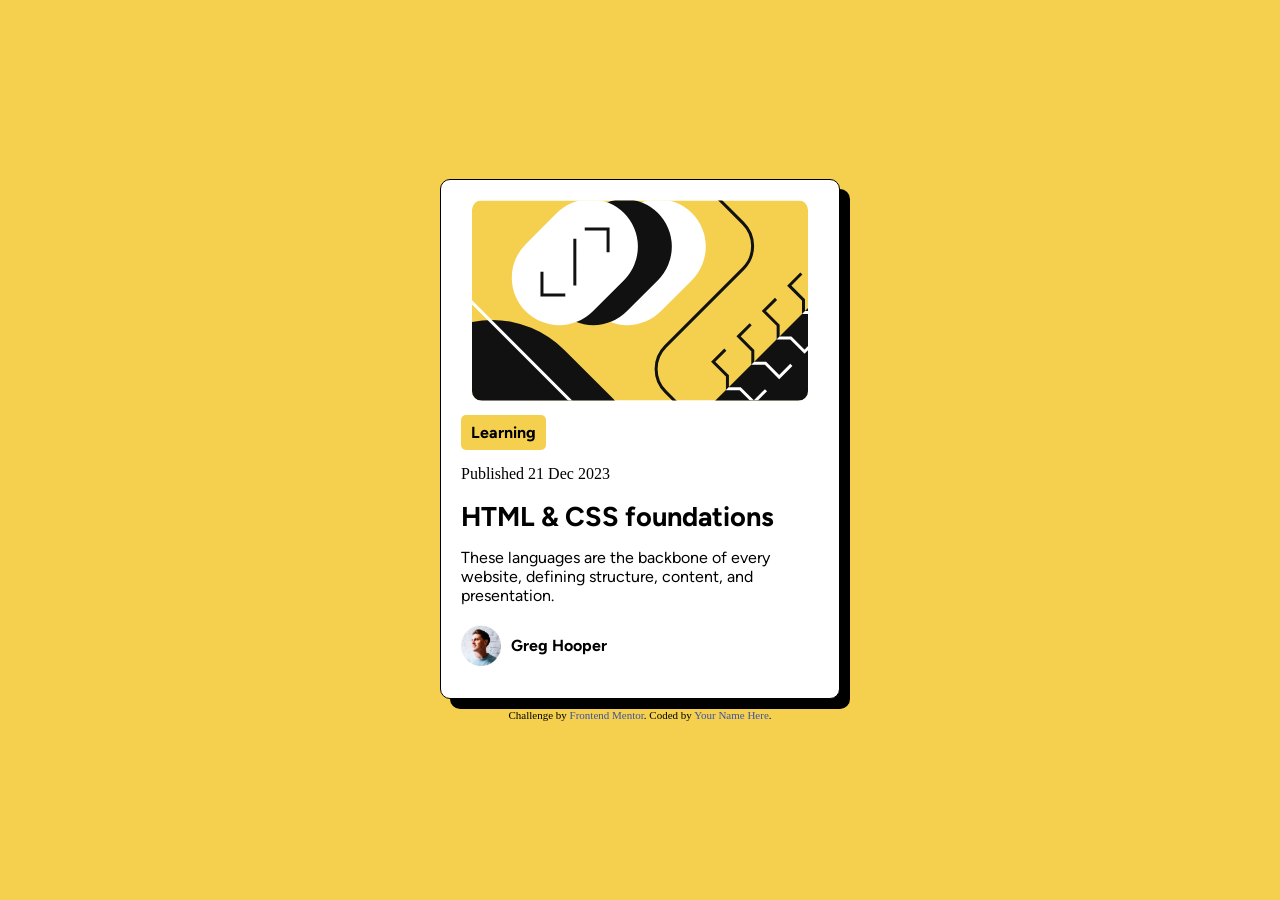
<file: Blog preview card-frontendmentor name temporary/index.html>
<!DOCTYPE html>
<html lang="en">
<head>
  <meta charset="UTF-8">
  <meta name="viewport" content="width=device-width, initial-scale=1.0">

  <link rel="icon" type="image/png" sizes="32x32" href="./assets/images/favicon-32x32.png">
  
  <title>Frontend Mentor | Blog preview card</title>

  <link rel="stylesheet" href="styles/style.css">
  <link rel="stylesheet" href="styles/responsive.css">

  <!-- Feel free to remove these styles or customise in your own stylesheet 👍 -->
  <style>
    .attribution { font-size: 11px; text-align: center; }
    .attribution a { color: hsl(228, 45%, 44%); }
  </style>
</head>

<body>
  <main>
    <div class="image">
      <img src="assets/images/illustration-article.svg" alt="">
    </div>

    <aside>
      <div class="tag">
        <p>Learning</p>
      </div>
      <time datetime="2023-12-21">Published 21 Dec 2023</time>
    </aside>

    <section>
      <h1><a href="#HTML & CSS foundations">HTML & CSS foundations</a></h1>

      <p>These languages are the backbone of every website, defining structure, content, and presentation.</p>
    </section>

    <article>
      <img src="assets/images/image-avatar.webp" alt="">
      <p><a href="#Greg Hooper profile"><strong>Greg Hooper</strong></a></p>
    </article>
  </main>
  

  <div class="attribution">
    Challenge by <a href="https://www.frontendmentor.io?ref=challenge" target="_blank">Frontend Mentor</a>. 
    Coded by <a href="#">Your Name Here</a>.
  </div>
</body>
</html>
</file>
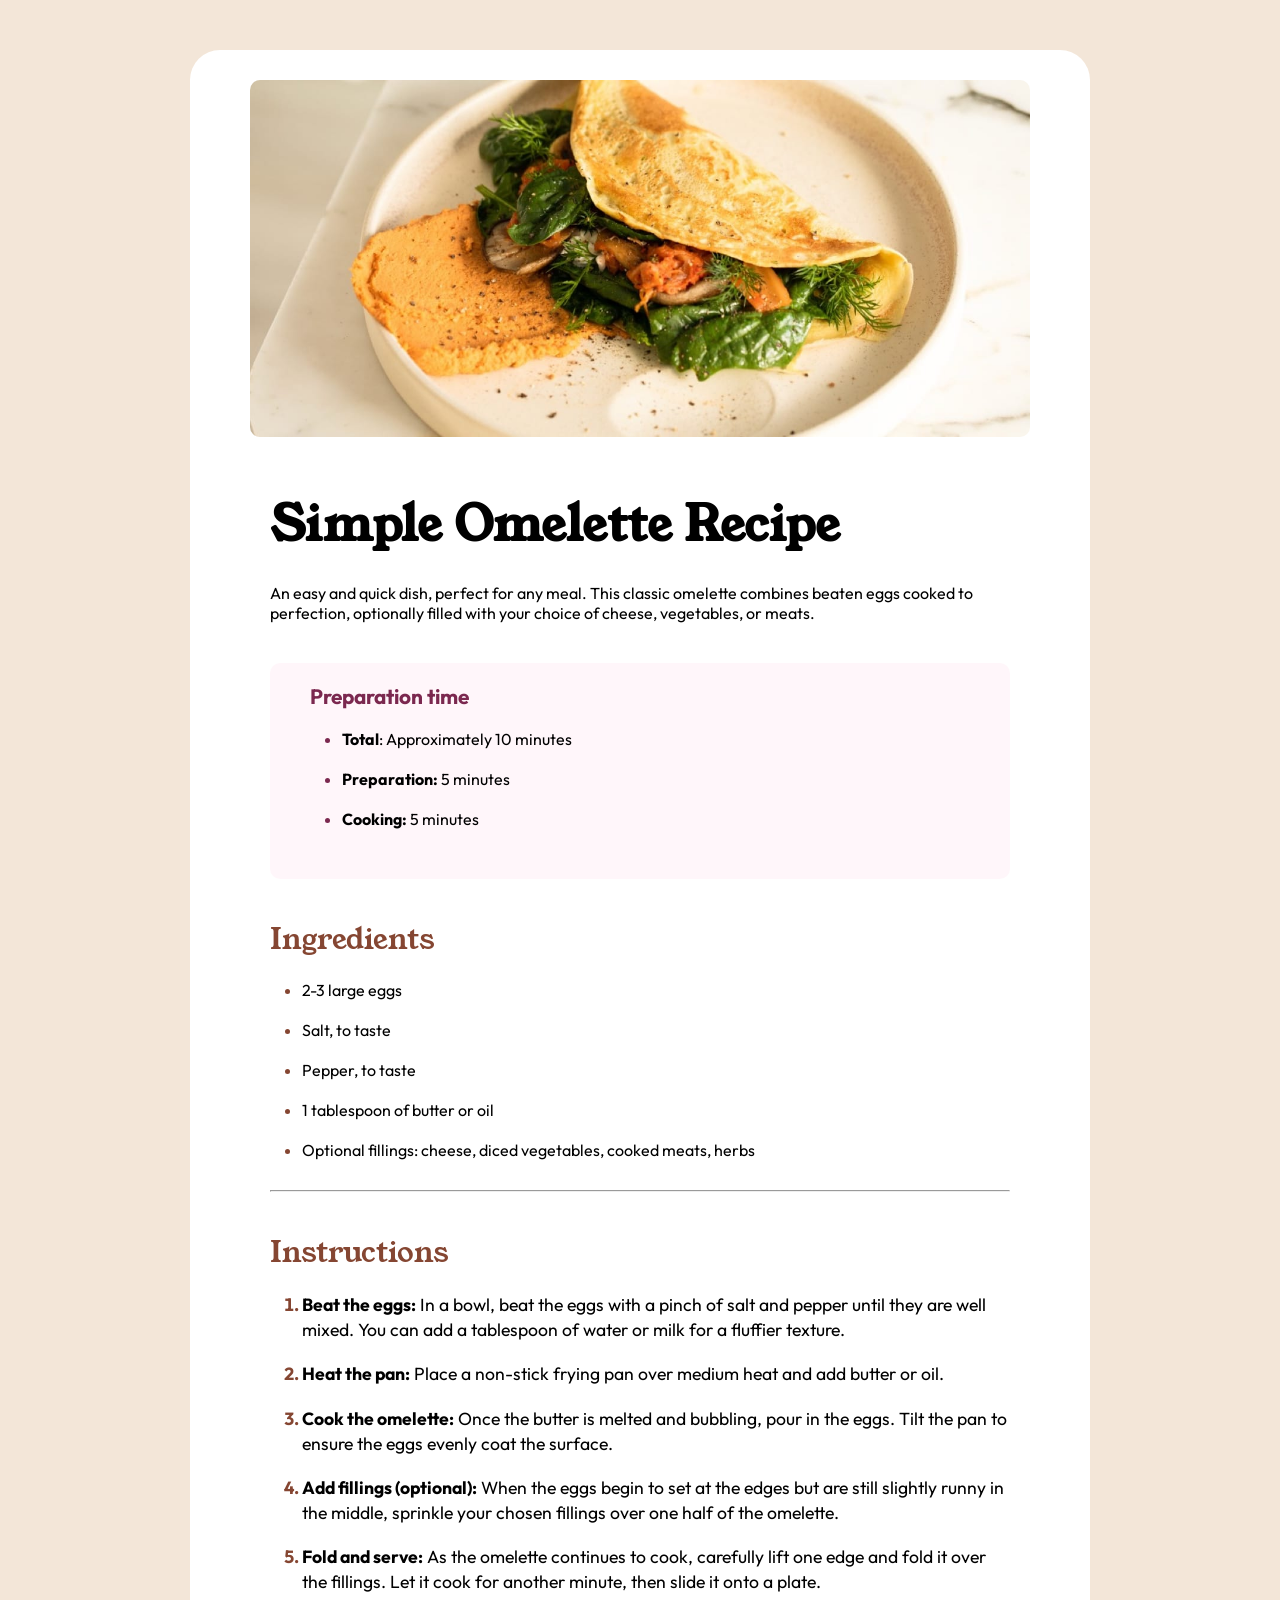
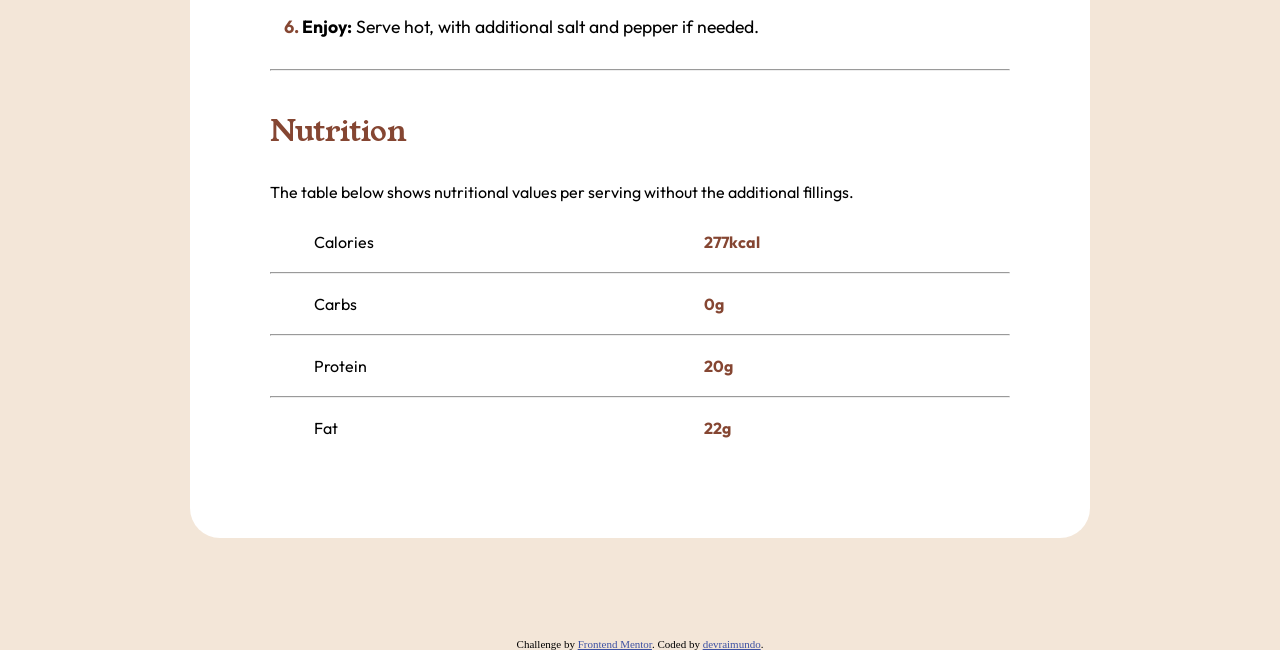
<file: Pagina de receita-frontendmentor/index.html>
<!DOCTYPE html>
<html lang="en">
<head>
  <meta charset="UTF-8">
  <meta name="viewport" content="width=device-width, initial-scale=1.0">
  <link rel="icon" type="image/png" sizes="32x32" href="./assets/images/favicon-32x32.png">
  <title>Frontend Mentor | Recipe page</title>

  <link rel="stylesheet" href="styles/style.css">
  <link rel="stylesheet" href="styles/responsive.css">


  <style>
    .attribution { font-size: 11px; text-align: center; }
    .attribution a { color: hsl(228, 45%, 44%); }
  </style>
</head>
<body>
  <main>
    <article>
        <img src="assets/images/image-omelette.jpeg" alt="Egg image">

        <section class="conteudo">
          <h1>Simple Omelette Recipe</h1>
          <p>
            An easy and quick dish, perfect for any meal. This classic omelette combines beaten eggs cooked
            to perfection, optionally filled with your choice of cheese, vegetables, or meats.
          </p>
            
          <aside class="preparation">
          <h3>Preparation time</h3>
          
          <ul>
            <li><strong>Total</strong>: Approximately 10 minutes</li>
            <li><strong>Preparation:</strong> 5 minutes</li>
            <li><strong>Cooking:</strong> 5 minutes</li>
          </ul>
                </aside>
            
                <section  class="ingredients">
          <h2>Ingredients</h2>
          <ul>
            <li>2-3 large eggs</li>
            <li>Salt, to taste</li>
            <li>Pepper, to taste</li>
            <li>1 tablespoon of butter or oil</li>
            <li>Optional fillings: cheese, diced vegetables, cooked meats, herbs</li>
          </ul>
                </section>
                <hr>
            
                <section  class="instructions">
          <h2>Instructions</h2>
          <ol>
            <li><strong>Beat the eggs:</strong> In a bowl, beat the eggs with a pinch of salt and pepper until they are well mixed.
            You can add a tablespoon of water or milk for a fluffier texture.</li>
            <li><strong>Heat the pan:</strong> Place a non-stick frying pan over medium heat and add butter or oil.</li>
            <li><strong>Cook the omelette:</strong> Once the butter is melted and bubbling, pour in the eggs. Tilt the pan to ensure
            the eggs evenly coat the surface.</li>
            <li><strong>Add fillings (optional):</strong> When the eggs begin to set at the edges but are still slightly runny in the
            middle, sprinkle your chosen fillings over one half of the omelette.</li>
            <li><strong>Fold and serve:</strong> As the omelette continues to cook, carefully lift one edge and fold it over the
            fillings. Let it cook for another minute, then slide it onto a plate.</li>
            <li><strong>Enjoy:</strong> Serve hot, with additional salt and pepper if needed.</li>
          </ol>
                </section>
                <hr>
            
                <section  class="nutrition">
          <h2>Nutrition</h2>
          <p>The table below shows nutritional values per serving without the additional fillings.</p>
          <ul class="list-nutri">
            <li>Calories</li>
            <li><strong><span>277kcal</span></strong></li>
          </ul>
          <hr>
          <ul class="list-nutri">
            <li>Carbs</li>
            <li><strong><span>0g</span></strong></li>
          </ul>
          <hr>
          <ul class="list-nutri">
            <li>Protein</li>
            <li><strong><span>20g</span></strong></li>
          </ul>
          <hr>
          <ul class="list-nutri">
            <li>Fat</li>
            <li><strong><span>22g</span></strong></li>
          </ul>
                </section>
        </section>
    </article>
  </main>
  
  <div class="attribution">
    Challenge by <a href="https://www.frontendmentor.io?ref=challenge" target="_blank">Frontend Mentor</a>. 
    Coded by <a href="https://github.com/devraimundo" target="_blank">devraimundo</a>.
  </div>
</body>
</html>
</file>
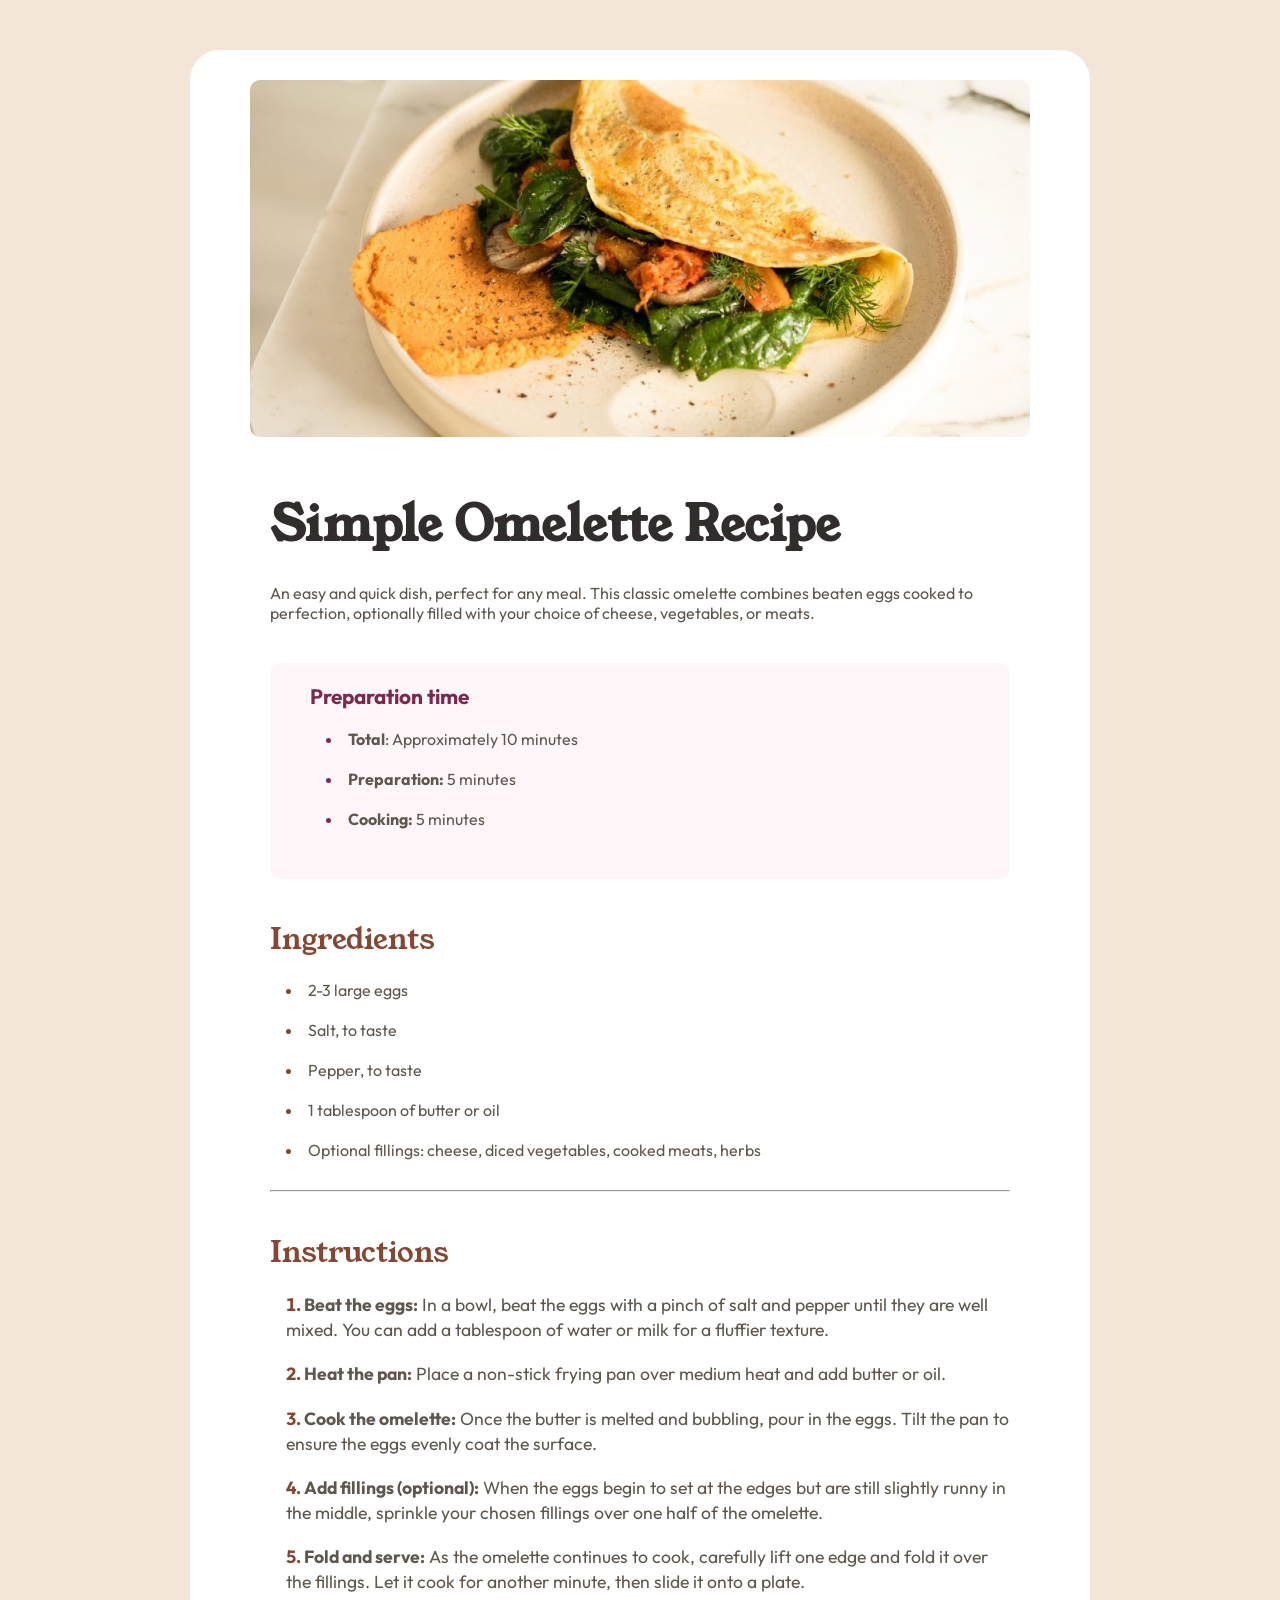
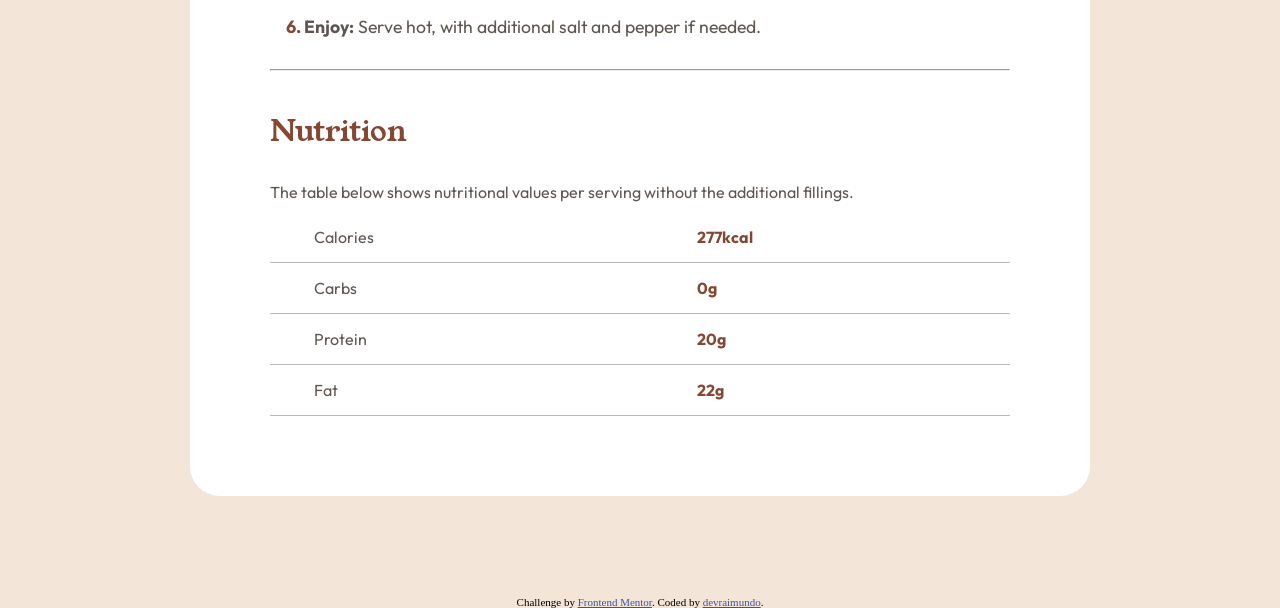
<file: Recipe page-frontendmentor/index.html>
<!DOCTYPE html>
<html lang="en">
<head>
  <meta charset="UTF-8">
  <meta name="viewport" content="width=device-width, initial-scale=1.0">
  <link rel="icon" type="image/png" sizes="32x32" href="./assets/images/favicon-32x32.png">
  <title>Frontend Mentor | Recipe page</title>

  <link rel="stylesheet" href="styles/style.css">
  <link rel="stylesheet" href="styles/responsive.css">

  <style>
    .attribution { font-size: 11px; text-align: center; }
    .attribution a { color: hsl(228, 45%, 44%); }
  </style>
</head>

<body>
  <main>
    <article>
        <img src="assets/images/image-omelette.jpeg" alt="Egg image">

        <section class="conteudo">
          <h1>Simple Omelette Recipe</h1>
          <p>
            An easy and quick dish, perfect for any meal. This classic omelette combines beaten eggs cooked
            to perfection, optionally filled with your choice of cheese, vegetables, or meats.
          </p>
            
          <div class="preparation">
            <h2>Preparation time</h2>
            
            <ul>
              <li><strong>Total</strong>: Approximately 10 minutes</li>

              <li><strong>Preparation:</strong> 5 minutes</li>

              <li><strong>Cooking:</strong> 5 minutes</li>
            </ul>
          </div>
            
          <section  class="ingredients">
            <h2>Ingredients</h2>

            <ul>
              <li>2-3 large eggs</li>

              <li>Salt, to taste</li>

              <li>Pepper, to taste</li>

              <li>1 tablespoon of butter or oil</li>
              
              <li>Optional fillings: cheese, diced vegetables, cooked meats, herbs</li>
            </ul>
          </section>
          <hr>
            
          <section  class="instructions">
            <h2>Instructions</h2>

            <ol>
              <li><strong>Beat the eggs:</strong> In a bowl, beat the eggs with a pinch of salt and pepper until they are well mixed.
              You can add a tablespoon of water or milk for a fluffier texture.</li>

              <li><strong>Heat the pan:</strong> Place a non-stick frying pan over medium heat and add butter or oil.</li>

              <li><strong>Cook the omelette:</strong> Once the butter is melted and bubbling, pour in the eggs. Tilt the pan to ensure
              the eggs evenly coat the surface.</li>

              <li><strong>Add fillings (optional):</strong> When the eggs begin to set at the edges but are still slightly runny in the
              middle, sprinkle your chosen fillings over one half of the omelette.</li>

              <li><strong>Fold and serve:</strong> As the omelette continues to cook, carefully lift one edge and fold it over the
              fillings. Let it cook for another minute, then slide it onto a plate.</li>

              <li><strong>Enjoy:</strong> Serve hot, with additional salt and pepper if needed.</li>
            </ol>
          </section>
          <hr>
            
          <section  class="nutrition">
            <h2>Nutrition</h2>
            <p>The table below shows nutritional values per serving without the additional fillings.</p>

            <table>
              <tr>
                <td>Calories</td>
                <td><strong><span>277kcal</span></strong></td>
              </tr>
              
              <tr>
                <td>Carbs</td>
                <td><strong><span>0g</span></strong></td>
              </tr>

              <tr>
                <td>Protein</td>
                <td><strong><span>20g</span></strong></td>
              </tr>

              <tr>
                <td>Fat</td>
                <td><strong><span>22g</span></strong></td>
              </tr>
            </table>
          </section>

        </section>
    </article>
  </main>
  
  <div class="attribution">
    Challenge by <a href="https://www.frontendmentor.io?ref=challenge" target="_blank">Frontend Mentor</a>. 
    Coded by <a href="https://github.com/devraimundo" target="_blank">devraimundo</a>.
  </div>
</body>
</html>
</file>
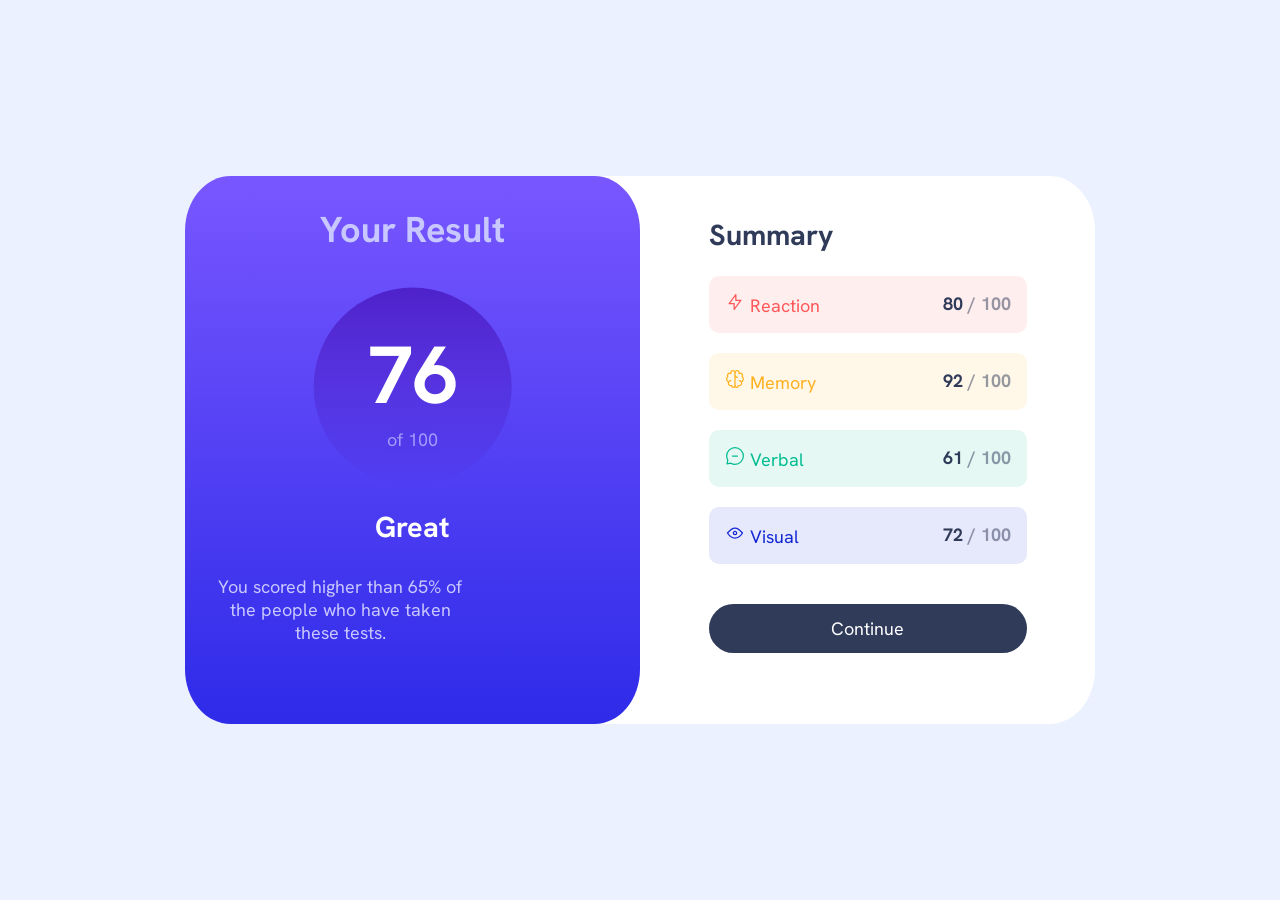
<file: Results summary component-frontendmentor/index.html>
<!DOCTYPE html>
<html lang="en">
<head>
  <meta charset="UTF-8">
  <meta name="viewport" content="width=device-width, initial-scale=1.0">

  <link rel="icon" type="image/png" sizes="32x32" href="./assets/images/favicon-32x32.png">
  
  <title>Frontend Mentor | Results summary component</title>

  <link rel="stylesheet" href="styles/style.css">
  <link rel="stylesheet" href="styles/responsive.css">

  <style>
    .attribution { font-size: 11px; text-align: center; }
    .attribution a { color: hsl(228, 45%, 44%); }
  </style>
</head>

<body>
  <main>
    <section class="result">
      <h1>Your Result</h1>

      <div class="result_score">
        <span>76</span>
        <p>of 100</p>
      </div>

      <div class="result_text">
        <h2>Great</h2>
        <p>You scored higher than 65% of the people who have taken these tests.</p>
      </div>
    </section>

    <section class="summary">
      <h2>Summary</h2>

      <div class="summary_reaction">
        <p><span><img src="assets/images/icon-reaction.svg" alt=""> Reaction</span></p>
        <p><strong>80 <span class="span_opacity">/ 100</span></strong></p>
      </div>

      <div class="summary_memory">
        <p><span><img src="assets/images/icon-memory.svg" alt=""> Memory</span></p>
        <p><strong>92 <span class="span_opacity">/ 100</span></strong></p>
      </div>

      <div class="summary_verbal">
        <p><span><img src="assets/images/icon-verbal.svg" alt=""> Verbal</span></p>
        <p><strong>61 <span class="span_opacity">/ 100</span></strong></p>
      </div>

      <div class="summary_visual">
        <p><span><img src="assets/images/icon-visual.svg" alt=""> Visual</span></p>
        <p><strong>72 <span class="span_opacity">/ 100</span></strong></p>
      </div>

      <a href="#Continue">Continue</a>
    </section>
  </main>
  
  <!-- <div class="attribution">
    Challenge by <a href="https://www.frontendmentor.io?ref=challenge" target="_blank">Frontend Mentor</a>. 
    Coded by <a href="https://github.com/devraimundo">devraimundo</a>.
  </div> -->
</body>
</html>
</file>
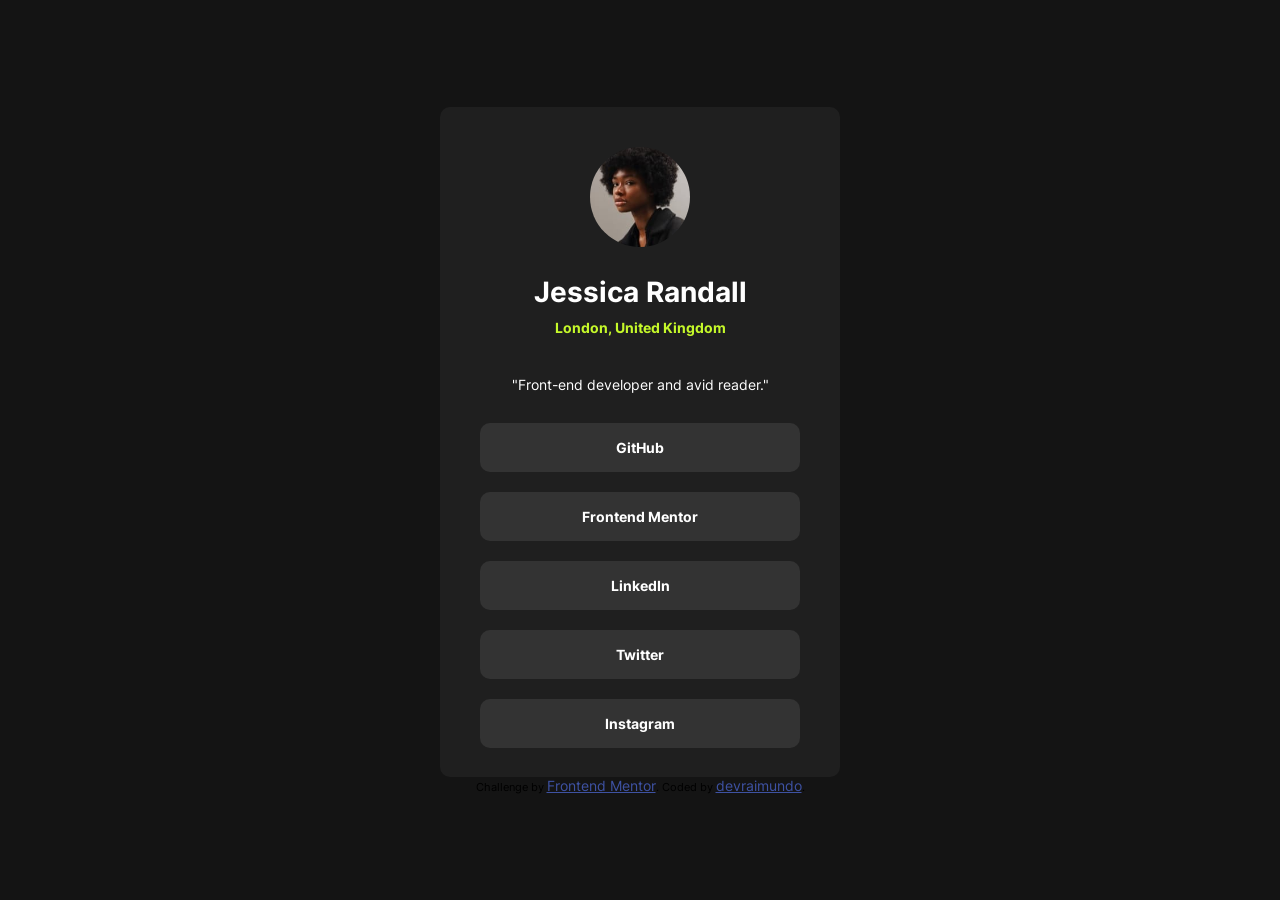
<file: Social links profile-frontendmentor/index.html>
<!DOCTYPE html>
<html lang="en">
<head>
  <meta charset="UTF-8">
  <meta name="viewport" content="width=device-width, initial-scale=1.0">
  <link rel="icon" type="image/png" sizes="32x32" href="./assets/images/favicon-32x32.png">
  
  <title>Frontend Mentor | Social links profile</title>

  <link rel="stylesheet" href="styles/style.css">
  <link rel="stylesheet" href="styles/responsive.css">

  <style>
    .attribution { font-size: 11px; text-align: center; }
    .attribution a { color: hsl(228, 45%, 44%); }
  </style>
</head>

<body>
  <main>
    <article>
      <header>
        <img src="assets/images/avatar-jessica.jpeg" alt="">

          <h1>Jessica Randall</h1>
          <p><strong><span>London, United Kingdom</span></strong></p>
        </header>

      <p>"Front-end developer and avid reader."</p>

      <ul>
        <li><a href="#GitHub" class="link">GitHub</a></li>
        <li><a href="#Frontend Mentor" class="link">Frontend Mentor</a></li>
        <li><a href="#Linkedin" class="link">LinkedIn</a></li>
        <li><a href="#Twitter" class="link">Twitter</a></li>
        <li><a href="#Instagram" class="link">Instagram</a></li>
      </ul>
    </article>
  </main>

  <div class="attribution">
    Challenge by <a href="https://www.frontendmentor.io?ref=challenge" target="_blank">Frontend Mentor</a>. 
    Coded by <a href="https://github.com/devraimundo" target="_blank">devraimundo</a>.
  </div>
</body>
</html>
</file>
<file: Blog preview card-frontendmentor name temporary/styles/style.css>
@charset "UTF-8";

*{
    margin: 0;
    padding: 0;
    box-sizing: border-box;
}

@font-face {
    font-family: Figtree;
    src: url(../assets/fonts/Figtree-VariableFont_wght.ttf);
}

:root{
    --Yellow: hsl(47, 88%, 63%);
    --White: hsl(0, 0%, 100%);
    --Gray-500: hsl(0, 0%, 42%);
    --Gray-950: hsl(0, 0%, 7%);
}

h1, p, span{
    font-family: Figtree;
}

body{
    background-color: var(--Yellow);
    display: flex;
    flex-flow: column;
    align-items: center;
    justify-content: center;

    height: 100vh;
}

a{
    text-decoration: none;
}

main{
    background-color: white;
    border: 1px solid black;
    box-shadow: 10px 10px 0px black;
    padding: 20px;
    border-radius: 10px;

    max-width: 400px;
    height: 520px;

    h1, p{
        text-align: left;
    }

    .image{
        text-align: center;
        img{
            border-radius: 10px;
            margin-bottom: 10px;
        }
    }

    aside{
        .tag{
            background-color: var(--Yellow);
            padding: 8px 10px;
            font-weight: bold;

            width: 85px;
            height: 35px;
            border-radius: 5px;
        }

        time{
            display: inline-block;
            margin: 15px 0 17px 0;
        }
    }

    section{
        h1{
            font-size: 1.7rem;

            a{
                color: black;

                &:hover{
                    color: var(--Yellow);
                }
            }
            
        }

        p{
            margin: 15px 0 20px 0;
        }
    }

    article{
        display: flex;
        align-items: center;

        img{
            width: 40px;
        }

        p{
            padding-left: 10px;

            a{
                color: black;

                &:hover{
                    color: var(--Yellow);
                }
            }
        }
    }

    margin-bottom: 10px;
}
</file>
<file: Blog preview card-frontendmentor name temporary/styles/responsive.css>
@media (max-width: 470px){
    main{
        max-width: 90%;
        margin-right: 6px;

        .image{
            text-align: center;
            img{
                width: 100%;

                border-radius: 10px;
                margin-bottom: 10px;
            }
        }
    }
}
</file>
<file: Pagina de receita-frontendmentor/styles/style.css>
@charset "UTF-8";

@import url('https://fonts.googleapis.com/css2?family=Outfit:wght@100..900&display=swap');
@import url('https://fonts.googleapis.com/css2?family=Young+Serif&display=swap');

/* Estilização global */
*{
    margin: 0;
    padding: 0;
    box-sizing: border-box;

    h3, p, ul, ol, li, span{
        font-family: Outfit;
    }

    h1, h2{
        font-family: Young Serif;
    }
}

:root{
    --color-1: hsl(14, 45%, 36%);
    --color-2: hsl(332, 51%, 32%);

    --bg-main: hsl(30, 54%, 90%);
}

body{
    background-color: hsl(30, 54%, 90%);
} 

h1{
    font-size: 3rem;
    padding-bottom: .3em;
}

h2{
    color: var(--color-1);
    font-weight: 500;
    font-size: 1.8rem;

    padding: 40px 0 20px 0;
    
}

h3{
    color: var(--color-2);
    padding: 10px 0 10px 0;
}

ul, ol{
    margin-bottom: 10px;
    margin-left: 2em;

    li{
        padding-bottom: 20px;
    }

    li::marker{
        color: var(--color-1);
        font-weight: bold;
    }
}

span{
    color: var(--color-1);
}

p{
    padding: 10px 0 10px 0;
}

/* Estilização article */
article{
    background-color: white;
    border-radius: 30px;
    padding: 60px;
    padding-top: 30px;

    max-width: 50%;
    margin: auto;
    margin-top: 50px;
    margin-bottom: 100px;

    
    img{
        width: 100%;
        margin-bottom: 30px;
        border-radius: 10px;
    }

    aside{
        background-color: hsla(332, 100%, 50%, 0.034);
        padding: 10px 0 30px 40px;
        text-align: start;
        border-radius: 10px;

        margin-top: 30px;

        h3{
            font-size: 1.3rem;
        }


        ul{
            padding: 0;

            li{
                padding: 10px 0 10px 0;

                &::marker{
                    color: var(--color-2);
                }
            }
        }
    }

    .instructions{
        li{
            font-size: 1.1rem;
            line-height: 1.4em;
        }
    }

    .nutrition{
        .list-nutri{
            list-style: none;
            margin: 0;
            display: flex;
            justify-content: space-around;
            padding: 20px 0 0 0;

            li, span{
                flex: 1;
                text-align: start;
                padding-left: 6%;
            }

        }
    }
    
}
</file>
<file: Pagina de receita-frontendmentor/styles/responsive.css>
@charset "UTF-8";

/* Estilização global */
*{
    margin: 0;
    padding: 0;
    box-sizing: border-box;
}

@media screen and (min-width: 320px) and (max-width: 700px){
    article{
        min-width: 100%;
        border-radius: 0;

        padding: 0;
        margin: 0;

        .conteudo{
            padding: 30px;

            h1{
                font-size: 3rem;
            }
        }

        img{
            width: 100%;
            border-radius: 0;
        }
    }
}

@media screen and (min-width: 700px) and (max-width: 1000px){
    article{
        min-width: 80%;
        margin: auto;
        padding: 0;
        
        .conteudo{
            padding: 50px;

            h1{
                font-size: 3rem;
            }
        }
        
        img{
            width: 100%;
            border-radius: 0;
            margin-bottom: 0;
        }
    }
}

@media screen and (min-width: 1000px) and (max-width: 1500px){
    article{
        max-width: 900px;

        .conteudo{
            padding: 20px;
            img{
                width: 100%;
                margin-bottom: 30px;
                border-radius: 10px;
            }
        }
    }
}

@media screen and (min-width: 2000px){
    article{
        max-width: 50%;
    }
}
</file>
<file: Recipe page-frontendmentor/styles/style.css>
@charset "UTF-8";

@import url('https://fonts.googleapis.com/css2?family=Outfit:wght@100..900&display=swap');
@import url('https://fonts.googleapis.com/css2?family=Young+Serif&display=swap');

/* global styling */
*{
    margin: 0;
    padding: 0;
    box-sizing: border-box;

    p, ul, ol, li, span, tr{
        font-family: Outfit;
    }

    h1, h2{
        font-family: Young Serif;
    }
}

:root{
    --color-1: hsl(14, 45%, 36%);
    --color-2: hsl(332, 51%, 32%);
    --color-3: hsl(24, 5%, 18%);
    --color-4: hsl(30, 10%, 34%);

    --bg-main: hsl(30, 54%, 90%);
}

body{
    background-color: hsl(30, 54%, 90%);
} 

h1{
    font-size: 3rem;
    padding-bottom: .3em;
    color: var(--color-3);

}
h2{
    color: var(--color-1);
    font-weight: 500;
    font-size: 1.8rem;

    padding: 40px 0 20px 0;
    
}

ul, ol{
    margin-bottom: 10px;
    margin-left: 1em;
    color: var(--color-4);

    li{
        padding-bottom: 20px;
        list-style-position: inside;

        &::marker{
            color: var(--color-1);
            font-weight: bold;

        }
    }
}

span{
    color: var(--color-1);
}

p{
    padding: 10px 0 10px 0;
    color: var(--color-4);
}

tr{
    color: var(--color-4);
}

/* article styling */
article{
    background-color: white;
    border-radius: 30px;
    padding: 60px;
    padding-top: 30px;

    max-width: min(50%, 70rem);
    margin: auto;
    margin-top: 50px;
    margin-bottom: 100px;

    img{
        width: 100%;
        margin-bottom: 30px;
        border-radius: 10px;
    }

    .preparation{
        background-color: hsla(332, 100%, 50%, 0.034);
        padding: 10px 0 30px 40px;
        border-radius: 10px;

        margin-top: 30px;

        h2{
            color: var(--color-2);
            font-size: 1.3rem;
            font-family: Outfit;
            font-weight: bold;

            padding: 10px 0 10px 0;
        }

        ul{
            li{
                padding: 10px 0 10px 0;

                &::marker{
                    color: var(--color-2);
                }
            }
        }
    }

    .instructions{
        li{
            font-size: 1.1rem;
            line-height: 1.4em;
        }
    }

    .nutrition{
        table{
            width: 100%;
            border-collapse: collapse;
            
            tr {
                border-bottom: .1px solid rgb(184, 184, 184);

                td {
                    padding: 15px 0;
                    padding-left: 6%;
                }
            }
        }
    }    
}
</file>
<file: Recipe page-frontendmentor/styles/responsive.css>
@charset "UTF-8";

/* Estilização global */
*{
    margin: 0;
    padding: 0;
    box-sizing: border-box;
}

@media screen and (max-width: 700px){
    article{
        min-width: 100%;
        border-radius: 0;

        padding: 0;
        margin: 0;

        .conteudo{
            padding: 30px;

            h1{
                font-size: clamp(2rem, 8vw, 3rem);
            }
        }

        img{
            width: 100%;
            border-radius: 0;
        }

        aside{
            padding: 10px 0 30px 20px;
        }
    }
}

@media screen and (min-width: 700px) and (max-width: 1000px){
    article{
        min-width: 80%;
        margin: auto;
        padding: 0;
        
        .conteudo{
            padding: 50px;
        }
        
        img{
            width: 100%;
            border-radius: 0;
            margin-bottom: 0;
        }
    }
}

@media screen and (min-width: 1000px) and (max-width: 1500px){
    article{
        max-width: 900px;

        .conteudo{
            padding: 20px;
            
            img{
                width: 100%;
                margin-bottom: 30px;
                border-radius: 10px;
            }
        }
    }
}
</file>
<file: Results summary component-frontendmentor/styles/style.css>
@charset "UTF-8";
@font-face {
    font-family: HankenGrotesk;
    src: url(../assets/fonts/HankenGrotesk-VariableFont_wght.ttf);
}

html{
    font-size: 18px;
}

*{
    margin: 0;
    padding: 0;
    box-sizing: border-box;
    font-family: HankenGrotesk;
}

:root{
    /* Primary */
    --light-red: hsl(0, 100%, 67%);
    --orangey-yellow: hsl(39, 100%, 56%);
    --green-teal: hsl(166, 100%, 37%);
    --cobalt-blue: hsl(234, 85%, 45%);
    
    /* Gradients */
    --light-slate-blue-background: hsl(252, 100%, 67%);
    --light-royal-blue-background: hsl(241, 81%, 54%);
    --violet-blue-circle: hsla(256, 72%, 46%, 1);
    --persian-blue-circle: hsla(241, 72%, 46%, 0);

    /* Neutral */
    --pale-blue: hsl(221, 100%, 96%);
    --light-lavender: hsl(241, 100%, 89%);
    --dark-gray-blue: hsl(224, 30%, 27%);
}

body{
    background-color: var(--pale-blue);
    height: 100vh;
    
    display: flex;
    justify-content: center;
    align-items: center;
}

main{
    display: flex;
    flex-flow: row;

    background-color: white;
    max-width: 910px;
    border-radius: 10%;

    .result{
        background-image: linear-gradient(var(--light-slate-blue-background), var(--light-royal-blue-background));
        color: white;
        text-align: center;

        width: 460px;
        border-radius: 10%;
        
        padding: 30px;

        h1{
            font-size: min(2rem, 2.4rem);
            color: var(--light-lavender);
        }

        p{

            color: var(--light-lavender);
        }

        .result_score{
            margin-top: 30px;
            margin-bottom: 1em;

            span{
                font-weight: bold;
                font-size: 4.5rem;
            }

            p{
                opacity: 70%;
            }

            background-image: linear-gradient(var(--violet-blue-circle), var(--persian-blue-circle));
            clip-path: circle(5.5rem);
            padding: 39px;
        }

        .result_text{
            margin: 10px 0 50px 0;

            h2{
                font-size: 1.6rem;
                margin-bottom: 1em;
            }

            p{
                justify-self: center;
                width: 250px;
            }
        }
    }

    .summary{
        display: flex;
        flex-flow: column;

        background-color: white;
        width: 460px;
        border-radius: 10%;

        h2{
            font-size: 1.6rem;
            margin: 40px 0 12px 15%;

            color: var(--dark-gray-blue);
        }

        div{
            display: flex;
            justify-content: space-between;

            border-radius: 10px;
            padding: 16px;
            width: 70%;
            margin: 10px auto;

            p{
                font-size: 1rem;
                color: var(--dark-gray-blue);
            }
        }

        a{
            background-color: var(--dark-gray-blue);
            color: white;
            padding: 13px;
            border-radius: 50px;
            text-align: center;
            text-decoration: none;

            width: 70%;
            align-self: center;
            margin-top: 30px;

            &:hover{
                background-image: linear-gradient(var(--light-slate-blue-background), var(--light-royal-blue-background));
            }
        }

        .summary_reaction{
            background-color: color-mix(in hsl, var(--light-red), transparent 90%);
            
            span{
                color: var(--light-red);
            }
            .span_opacity{
                color: var(--dark-gray-blue);
                opacity: 50%;
            }
        }

        .summary_memory{
            background-color: color-mix(in hsl, var(--orangey-yellow), transparent 90%);

            span{
                color: var(--orangey-yellow);
            }
            .span_opacity{
                color: var(--dark-gray-blue);
                opacity: 50%;
            }
        }

        .summary_verbal{
            background-color: color-mix(in hsl, var(--green-teal), transparent 90%);

            span{
                color: var(--green-teal);
            }
            .span_opacity{
                color: var(--dark-gray-blue);
                opacity: 50%;
            }
        }

        .summary_visual{
           background-color: color-mix(in hsl, var(--cobalt-blue), transparent 90%);

            span{
                color: var(--cobalt-blue);
            }
            .span_opacity{
                color: var(--dark-gray-blue);
                opacity: 50%;
            }
        }
    }
}
</file>
<file: Results summary component-frontendmentor/styles/responsive.css>
@charset "UTF-8";

@media (max-width: 620px){
    body{
        align-items: start;
    }

    main{
        flex-direction: column;
        max-width: 100%;
        min-height: 100vh;
        border-radius: 0;

        .result{
            width: 100vw;
            padding: 30px;
            border-radius: 0 0 50.5px 50px;
            
            h1{
                font-size: 2rem;
                color: var(--light-lavender);
                margin-bottom: 20px;
            }

            .result_score{
                margin: 10px 0;
            }

            .result_text{
                margin: 0;

                h2{
                    font-size: 1.9rem;
                    margin-bottom: .3em;
                    margin: .7em 0 .5em 0;
                }

                p{
                    font-size: 1rem;
                    width: 90%;
                }
            }
        }

        .summary{
            width: 100vw;
            border-radius: 0;

            h2{
                font-size: 1.2rem;
                margin: 25px 0 12px 7%;
            }

            div{
                border-radius: 10px;
                padding: min(12px, 16px);
                width: 85%;

                p{
                    font-size: 1rem;
                }
            }

            a{
                width: 85%;
                margin: 20px 0;
            }
        }
    }
}

@media (min-width: 620px) and (max-width: 1050px) {
    body{
        align-items: center;
    }
    
    main{
        flex-direction: column;
        place-items: center;

        border-radius: 10%;

        .result{
            width: min(80vw, 650px);
            padding: 30px;
            border-radius: 10%;

            h1{
                font-size: 2.2rem;
            }

            .result_text{
                margin: 0;

                h2{
                    font-size: 2rem;
                    margin: .7em 0 .6em 0;
                }

                p{
                    font-size: 1.1rem;
                    width: 70%;
                }
            }
        }

        .summary{
            width: min(80vw, 650px);

            h2{
                font-size: 1.8rem;
                margin: 30px 0 12px 10%;
            }

            div{
                border-radius: 10px;
                padding: 18px;
                width: 80%;

                p{
                    font-size: 1.2rem;
                }
            }

            a{
                font-size: 1.3rem;
                width: 75%;
                padding: 18px;
                
                margin: 30px 0 50px 0;
            }
        }
    }
}
</file>
<file: Social links profile-frontendmentor/styles/style.css>
@charset "UTF-8";

@font-face {
    font-family: Inter;
    src: url(../assets/fonts/Inter-VariableFont_slnt\,wght.ttf);
}
@import url(../assets/fonts/static/Inter-Bold.ttf);

*{
    margin: 0;
    padding: 0;
    box-sizing: border-box;

    font-size: 14px;
    font-family: Inter;
}

:root{
    --green: hsl(75, 94%, 57%);
    --grey-700: hsl(0, 0%, 20%);
    --grey-800: hsl(0, 0%, 12%);
    --grey-900: hsl(0, 0%, 8%);
}

h1, p, a{
    color: white;

    span{
        color: var(--green);
        font-weight: bold;
    }
}

body {
    background-color: var(--grey-900);

    display: flex;
    flex-flow: column wrap;
    align-items: center;
    justify-content: center;

    height: 100vh;
    /* display: grid;
    place-items: center; */
}

article {
    background-color: var(--grey-800);
    width: 400px;
    height: 670px;
    border-radius: 10px;
    text-align: center;

    header{
        img{
            width: 100px;
            border-radius: 100%;
            margin-top: 40px;
            margin-bottom: 25px;
        }

        h1{
            font-size: 2rem;
            margin-bottom: 10px;
        }

        margin-bottom: 40px;
    }
    p{
        margin-bottom: 30px;
    }

    li{
        list-style: none;
        width: 80%;
        margin: auto;

        a {
            display: block;
            text-decoration: none;

            background-color: var(--grey-700);
            color: white;
            width: 100%;
            padding: 16px;
            border-radius: 10px;
            font-weight: bold;
            
            margin-top: 20px;

            &:hover{
                background-color: var(--green);

                color: var(--grey-800);
            }
        }
    }
}
</file>
<file: Social links profile-frontendmentor/styles/responsive.css>
@media (max-width: 426px){
    article{
        max-width: 90%;
        margin: auto;
    }
}
</file>
